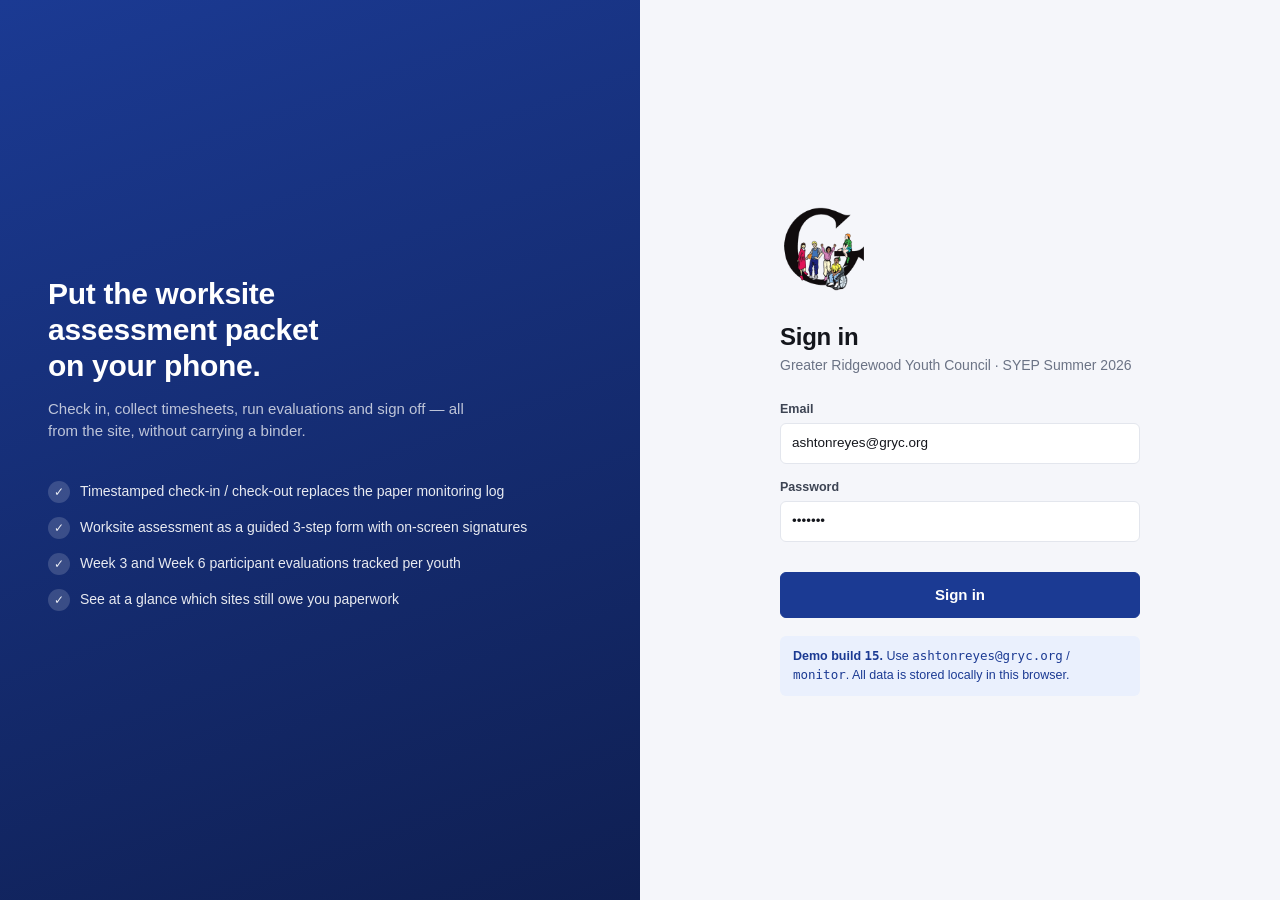
<file: gryc-website/index.html>
<!DOCTYPE html>
<html lang="en">
<head>
<meta charset="utf-8">
<meta name="viewport" content="width=device-width, initial-scale=1">
<title>Sign in · GRYC SYEP Site Monitor Portal</title>
<link rel="icon" href="assets/images/gryc_logo.png">
<link rel="stylesheet" href="assets/styles.css?v=15">
</head>
<body>

<div class="login-page">

  <div class="login-art">
    <h2>Put the worksite<br>assessment packet<br>on your phone.</h2>
    <p>Check in, collect timesheets, run evaluations and sign off — all from the site, without carrying a binder.</p>
    <ul>
      <li><span class="k">✓</span><span>Timestamped check-in / check-out replaces the paper monitoring log</span></li>
      <li><span class="k">✓</span><span>Worksite assessment as a guided 3-step form with on-screen signatures</span></li>
      <li><span class="k">✓</span><span>Week 3 and Week 6 participant evaluations tracked per youth</span></li>
      <li><span class="k">✓</span><span>See at a glance which sites still owe you paperwork</span></li>
    </ul>
  </div>

  <div class="login-form">
    <div class="inner">
      <img class="login-logo" src="assets/images/gryc_logo.png" alt="Greater Ridgewood Youth Council">
      <h1>Sign in</h1>
      <p class="muted mb-3">Greater Ridgewood Youth Council · SYEP Summer 2026</p>

      <form id="loginform" novalidate>
        <div class="field">
          <label for="email">Email</label>
          <input type="email" id="email" autocomplete="username" value="ashtonreyes@gryc.org">
        </div>
        <div class="field">
          <label for="password">Password</label>
          <input type="password" id="password" autocomplete="current-password" value="monitor">
        </div>
        <div id="loginerr" class="err hidden"></div>
        <button type="submit" class="btn primary lg block mt-2">Sign in</button>
      </form>

      <div class="demo-note">
        <strong>Demo build <span class="mono" id="build">?</span>.</strong>
        Use <span class="mono">ashtonreyes@gryc.org</span> / <span class="mono">monitor</span>.
        All data is stored locally in this browser.
      </div>
    </div>
  </div>

</div>

<script src="assets/data.js?v=15"></script>
<script src="assets/app.js?v=15"></script>
<script>
(function () {
  GRYC.$('#build').textContent = GRYC.BUILD;
  if (GRYC.currentUser()) { location.replace('dashboard.html'); return; }

  GRYC.$('#loginform').addEventListener('submit', function (e) {
    e.preventDefault();
    var err = GRYC.$('#loginerr');
    var u = GRYC.login(GRYC.$('#email').value, GRYC.$('#password').value);
    if (!u) {
      err.textContent = 'That email and password combination was not recognized.';
      err.classList.remove('hidden');
      return;
    }
    location.href = 'dashboard.html';
  });
})();
</script>
</body>
</html>
</file>
<file: gryc-website/assets/styles.css>
/* ==========================================================================
   GRYC SYEP Site Monitor Portal — demo stylesheet
   ========================================================================== */

:root {
  --ink:        #14161c;
  --ink-2:      #3d4453;
  --ink-3:      #6b7385;
  --line:       #e3e6ed;
  --line-2:     #eef0f5;
  --bg:         #f5f6fa;
  --panel:      #ffffff;

  /* pulled from the GRYC logo */
  --brand:      #1b3a93;
  --brand-dk:   #142b6e;
  --pink:       #e5007e;
  --yellow:     #ffcc00;
  --green:      #00a651;
  --orange:     #f07d00;

  --ok:         #0e8a4f;
  --ok-bg:      #e6f5ed;
  --warn:       #a86400;
  --warn-bg:    #fdf3e0;
  --bad:        #c02626;
  --bad-bg:     #fdeaea;
  --info-bg:    #eaf0fd;

  --radius:     10px;
  --radius-sm:  6px;
  --shadow:     0 1px 2px rgba(20, 22, 28, .06), 0 4px 12px rgba(20, 22, 28, .05);
  --shadow-lg:  0 10px 40px rgba(20, 22, 28, .18);
  --font:       -apple-system, BlinkMacSystemFont, "Segoe UI", Roboto, Helvetica, Arial, sans-serif;
}

* { box-sizing: border-box; }

html, body { height: 100%; }

body {
  margin: 0;
  font-family: var(--font);
  font-size: 14px;
  line-height: 1.5;
  color: var(--ink);
  background: var(--bg);
  -webkit-font-smoothing: antialiased;
}

h1, h2, h3, h4 { margin: 0; font-weight: 650; letter-spacing: -.01em; }
h1 { font-size: 24px; }
h2 { font-size: 18px; }
h3 { font-size: 15px; }
p  { margin: 0 0 10px; }
a  { color: var(--brand); text-decoration: none; }
a:hover { text-decoration: underline; }

.muted     { color: var(--ink-3); }
.small     { font-size: 12.5px; }
.tiny      { font-size: 11.5px; }
.strong    { font-weight: 650; }
.mono      { font-family: ui-monospace, SFMono-Regular, Menlo, monospace; }
.center    { text-align: center; }
.right     { text-align: right; }
.nowrap    { white-space: nowrap; }
.mt-0 { margin-top: 0; }  .mt-1 { margin-top: 8px; }  .mt-2 { margin-top: 16px; }
.mt-3 { margin-top: 24px; } .mb-0 { margin-bottom: 0; } .mb-1 { margin-bottom: 8px; }
.mb-2 { margin-bottom: 16px; } .mb-3 { margin-bottom: 24px; }
.hidden { display: none !important; }

/* ---------- layout ---------- */

.wrap { max-width: 1180px; margin: 0 auto; padding: 0 24px; }
.page { padding: 28px 0 80px; }

.row  { display: flex; gap: 12px; align-items: center; }
.row.between { justify-content: space-between; }
.row.wrap-row { flex-wrap: wrap; }
.spacer { flex: 1; }

.grid { display: grid; gap: 16px; }
.grid.c2 { grid-template-columns: repeat(2, minmax(0, 1fr)); }
.grid.c3 { grid-template-columns: repeat(3, minmax(0, 1fr)); }
.grid.c4 { grid-template-columns: repeat(4, minmax(0, 1fr)); }
.grid.side { grid-template-columns: minmax(0, 1fr) 320px; align-items: start; }

@media (max-width: 900px) {
  .grid.c3, .grid.c4, .grid.side { grid-template-columns: repeat(2, minmax(0, 1fr)); }
}
@media (max-width: 620px) {
  .wrap { padding: 0 14px; }
  .grid.c2, .grid.c3, .grid.c4, .grid.side { grid-template-columns: minmax(0, 1fr); }
}

/* ---------- app header ---------- */

.appbar {
  background: var(--panel);
  border-bottom: 1px solid var(--line);
  position: sticky; top: 0; z-index: 40;
}
.appbar .wrap { display: flex; align-items: center; gap: 22px; height: 60px; }

.brand { display: flex; align-items: center; gap: 10px; color: var(--ink); }
.brand:hover { text-decoration: none; }
/* The official mark is detailed line art on a transparent square — contain it
   so it is never cropped or stretched at small sizes. */
.brand img { width: 36px; height: 36px; display: block; object-fit: contain; }
.brand-txt { line-height: 1.15; }
.brand-txt b { display: block; font-size: 14.5px; letter-spacing: -.01em; }
.brand-txt span { display: block; font-size: 11px; color: var(--ink-3); }

.nav { display: flex; gap: 4px; margin-left: 8px; }
.nav a {
  padding: 7px 12px; border-radius: var(--radius-sm);
  color: var(--ink-2); font-weight: 550; font-size: 13.5px;
}
.nav a:hover { background: var(--line-2); text-decoration: none; }
.nav a.on { background: var(--info-bg); color: var(--brand); }

.who { display: flex; align-items: center; gap: 10px; margin-left: auto; }

@media (max-width: 780px) {
  .appbar .wrap { gap: 10px; }
  .brand-txt { display: none; }
  .nav { margin-left: 0; }
  .nav a { padding: 7px 9px; }
  .who .badge { display: none; }
  .who .btn { padding: 5px 8px; font-size: 12.5px; }
}
.avatar {
  width: 32px; height: 32px; border-radius: 50%;
  background: var(--brand); color: #fff;
  display: grid; place-items: center;
  font-size: 12px; font-weight: 700; letter-spacing: .02em;
}

/* ---------- cards & panels ---------- */

.card {
  background: var(--panel);
  border: 1px solid var(--line);
  border-radius: var(--radius);
  box-shadow: var(--shadow);
}
.card-h {
  padding: 14px 18px; border-bottom: 1px solid var(--line);
  display: flex; align-items: center; gap: 10px;
}
.card-b { padding: 18px; }
.card-b.tight { padding: 12px 18px; }
.card-f { padding: 12px 18px; border-top: 1px solid var(--line); background: #fafbfd; border-radius: 0 0 var(--radius) var(--radius); }

.stat { padding: 16px 18px; }
.stat .n { font-size: 30px; font-weight: 700; letter-spacing: -.03em; line-height: 1.1; }
.stat .l { font-size: 12.5px; color: var(--ink-3); margin-top: 2px; }
.stat .bar { height: 3px; border-radius: 3px; margin-bottom: 12px; width: 32px; background: var(--brand); }
.stat.pink   .bar { background: var(--pink); }
.stat.green  .bar { background: var(--green); }
.stat.yellow .bar { background: var(--yellow); }

.sec-title {
  font-size: 11.5px; text-transform: uppercase; letter-spacing: .07em;
  color: var(--ink-3); font-weight: 700; margin: 0 0 10px;
}

/* ---------- buttons ---------- */

.btn {
  display: inline-flex; align-items: center; justify-content: center; gap: 7px;
  padding: 8px 14px; border-radius: var(--radius-sm);
  border: 1px solid var(--line); background: var(--panel); color: var(--ink);
  font: inherit; font-size: 13.5px; font-weight: 550; cursor: pointer;
  white-space: nowrap; transition: background .12s, border-color .12s;
}
.btn:hover { background: var(--line-2); text-decoration: none; }
.btn:active { transform: translateY(.5px); }
.btn:disabled { opacity: .45; cursor: not-allowed; }
.btn.primary { background: var(--brand); border-color: var(--brand); color: #fff; }
.btn.primary:hover { background: var(--brand-dk); border-color: var(--brand-dk); }
.btn.danger { color: var(--bad); border-color: #f0c9c9; }
.btn.danger:hover { background: var(--bad-bg); }
.btn.ghost { border-color: transparent; background: transparent; }
.btn.ghost:hover { background: var(--line-2); }
.btn.sm { padding: 5px 10px; font-size: 12.5px; }
.btn.lg { padding: 11px 20px; font-size: 15px; }
.btn.block { width: 100%; }

/* ---------- badges / pills ---------- */

.badge {
  display: inline-flex; align-items: center; gap: 5px;
  padding: 3px 9px; border-radius: 100px;
  font-size: 11.5px; font-weight: 650; letter-spacing: .01em;
  background: var(--line-2); color: var(--ink-2); white-space: nowrap;
}
.badge.ok    { background: var(--ok-bg);   color: var(--ok); }
.badge.warn  { background: var(--warn-bg); color: var(--warn); }
.badge.bad   { background: var(--bad-bg);  color: var(--bad); }
.badge.info  { background: var(--info-bg); color: var(--brand); }
.badge .dot { width: 6px; height: 6px; border-radius: 50%; background: currentColor; }

/* ---------- forms ---------- */

.field { margin-bottom: 14px; }
.field > label,
.lbl {
  display: block; font-size: 12.5px; font-weight: 600;
  color: var(--ink-2); margin-bottom: 5px;
}
.req::after { content: " *"; color: var(--bad); }

input[type=text], input[type=email], input[type=password], input[type=tel],
input[type=date], input[type=time], input[type=number], select, textarea {
  width: 100%; padding: 9px 11px;
  border: 1px solid var(--line); border-radius: var(--radius-sm);
  background: #fff; color: var(--ink);
  font: inherit; font-size: 13.5px;
}
input:focus, select:focus, textarea:focus {
  outline: none; border-color: var(--brand);
  box-shadow: 0 0 0 3px rgba(27, 58, 147, .12);
}
textarea { resize: vertical; min-height: 84px; line-height: 1.55; }
/* Small chevron tucked into the right edge. `padding-right` is what keeps the
   value from running underneath it — any rule that re-sets padding with the
   shorthand has to restore it (see the table-cell override below). */
select {
  appearance: none;
  background-image: url("data:image/svg+xml;utf8,<svg xmlns='http://www.w3.org/2000/svg' viewBox='0 0 12 12'><path d='M3 4.5L6 8l3-3.5' fill='none' stroke='%236b7385' stroke-width='1.6' stroke-linecap='round'/></svg>");
  background-repeat: no-repeat;
  background-position: right 7px center;
  background-size: 9px 9px;
  padding-right: 24px;
}

/* a value the form owns rather than the user — same box, no input affordance */
.readout {
  padding: 9px 11px; border: 1px solid var(--line-2); border-radius: var(--radius-sm);
  background: #fafbfd; color: var(--ink-2); font-size: 13.5px; font-weight: 600;
}

.hint { font-size: 12px; color: var(--ink-3); margin-top: 4px; }
.err  { font-size: 12.5px; color: var(--bad); margin-top: 8px; }

/* checkbox / radio rows */
.check {
  display: flex; gap: 10px; align-items: flex-start;
  padding: 9px 11px; border: 1px solid var(--line); border-radius: var(--radius-sm);
  cursor: pointer; background: #fff; margin-bottom: 7px;
}
.check:hover { background: #fafbfd; }
.check input { margin: 2px 0 0; width: 15px; height: 15px; flex: none; accent-color: var(--brand); }
.check .ct { font-size: 13.5px; line-height: 1.45; }
.check.on { border-color: var(--brand); background: var(--info-bg); }
.check.flag { border-color: #f0c9c9; background: var(--bad-bg); }

.checklist { display: grid; gap: 0; }

.seg { display: inline-flex; border: 1px solid var(--line); border-radius: var(--radius-sm); overflow: hidden; background: #fff; }
.seg label { position: relative; }
.seg input { position: absolute; opacity: 0; pointer-events: none; }
.seg span {
  display: block; padding: 6px 12px; font-size: 12.5px; font-weight: 600;
  color: var(--ink-2); cursor: pointer; border-right: 1px solid var(--line);
}
.seg label:last-child span { border-right: 0; }
.seg input:checked + span { background: var(--brand); color: #fff; }

/* wrapping chip variant — used where there are 4+ options or tight columns */
.rate { display: flex; flex-wrap: wrap; gap: 6px; }
.rate label { position: relative; }
.rate input { position: absolute; opacity: 0; pointer-events: none; }
.rate span {
  display: block; padding: 6px 12px; border: 1px solid var(--line); border-radius: var(--radius-sm);
  background: #fff; font-size: 12.5px; font-weight: 600; color: var(--ink-2);
  cursor: pointer; white-space: nowrap;
}
.rate span:hover { background: var(--line-2); }
.rate input:checked + span { background: var(--brand); border-color: var(--brand); color: #fff; }
.rate input:focus-visible + span { box-shadow: 0 0 0 3px rgba(27, 58, 147, .18); }

/* ---------- tables ---------- */

.tbl-wrap { overflow-x: auto; }
table.tbl { width: 100%; border-collapse: collapse; font-size: 13.5px; }
table.tbl th {
  text-align: left; padding: 10px 14px;
  font-size: 11.5px; text-transform: uppercase; letter-spacing: .05em;
  color: var(--ink-3); font-weight: 700;
  border-bottom: 1px solid var(--line); background: #fafbfd; white-space: nowrap;
}
table.tbl td { padding: 11px 14px; border-bottom: 1px solid var(--line-2); vertical-align: middle; }
table.tbl tr:last-child td { border-bottom: 0; }
table.tbl tbody tr:hover { background: #fafbfd; }
table.tbl td.chk { text-align: center; width: 1%; }
table.tbl input[type=checkbox] { width: 17px; height: 17px; accent-color: var(--green); cursor: pointer; }

.empty { padding: 40px 20px; text-align: center; color: var(--ink-3); }
.empty .big { font-size: 26px; margin-bottom: 6px; }

/* ---------- tabs ---------- */

.tabs { display: flex; gap: 2px; border-bottom: 1px solid var(--line); margin-bottom: 20px; overflow-x: auto; }
.tabs button {
  padding: 10px 14px; border: 0; background: none; cursor: pointer;
  font: inherit; font-size: 13.5px; font-weight: 600; color: var(--ink-3);
  border-bottom: 2px solid transparent; margin-bottom: -1px; white-space: nowrap;
}
.tabs button:hover { color: var(--ink); }
.tabs button.on { color: var(--brand); border-bottom-color: var(--brand); }

/* ---------- site header block ---------- */

.sitehead { display: flex; gap: 16px; align-items: flex-start; margin-bottom: 20px; flex-wrap: wrap; }
.sitehead .icon {
  width: 52px; height: 52px; border-radius: var(--radius); flex: none;
  display: grid; place-items: center; font-size: 22px; background: var(--info-bg);
}

.crumb { font-size: 12.5px; color: var(--ink-3); margin-bottom: 10px; }
.crumb a { color: var(--ink-3); }

/* ---------- site cards on dashboard ---------- */

.sitecard { display: block; color: inherit; transition: border-color .12s, box-shadow .12s; }
.sitecard:hover { text-decoration: none; border-color: #c9d2e8; box-shadow: 0 4px 18px rgba(20,22,28,.09); }
.sitecard .top { display: flex; gap: 12px; align-items: flex-start; }
.sitecard .icon {
  width: 40px; height: 40px; border-radius: 9px; flex: none;
  display: grid; place-items: center; font-size: 18px; background: var(--info-bg);
}
.meter { height: 6px; border-radius: 6px; background: var(--line-2); overflow: hidden; }
.meter > i { display: block; height: 100%; background: var(--green); border-radius: 6px; }

/* ---------- week strip ---------- */

.weeks { display: grid; grid-template-columns: repeat(6, 1fr); gap: 8px; }
@media (max-width: 760px) { .weeks { grid-template-columns: repeat(3, 1fr); } }
.wk {
  border: 1px solid var(--line); border-radius: var(--radius-sm);
  padding: 10px; text-align: center; background: #fff; cursor: pointer;
}
.wk:hover { border-color: #c9d2e8; }
.wk.on { border-color: var(--brand); background: var(--info-bg); box-shadow: 0 0 0 1px var(--brand) inset; }
.wk .n { font-weight: 700; font-size: 13px; }
.wk .d { font-size: 11px; color: var(--ink-3); }
.wk .s { margin-top: 6px; font-size: 10.5px; font-weight: 700; letter-spacing: .03em; text-transform: uppercase; }
.wk.cur { box-shadow: 0 0 0 1px var(--yellow) inset; border-color: var(--yellow); }

/* ---------- wizard ---------- */

.steps { display: flex; gap: 0; margin-bottom: 24px; }
.steps .st { flex: 1; text-align: center; position: relative; padding-top: 30px; }
.steps .st::before {
  content: ""; position: absolute; top: 11px; left: 0; right: 0; height: 2px; background: var(--line);
}
.steps .st:first-child::before { left: 50%; }
.steps .st:last-child::before  { right: 50%; }
.steps .st .num {
  position: absolute; top: 0; left: 50%; transform: translateX(-50%);
  width: 24px; height: 24px; border-radius: 50%; background: #fff;
  border: 2px solid var(--line); color: var(--ink-3);
  display: grid; place-items: center; font-size: 11.5px; font-weight: 700;
}
.steps .st .lb { font-size: 12.5px; color: var(--ink-3); font-weight: 600; }
.steps .st.on .num   { border-color: var(--brand); background: var(--brand); color: #fff; }
.steps .st.on .lb    { color: var(--brand); }
.steps .st.done .num { border-color: var(--green); background: var(--green); color: #fff; }
.steps .st.done .lb  { color: var(--ink-2); }

/* ---------- signature ---------- */

.sigbox { border: 1px dashed var(--line); border-radius: var(--radius-sm); background: #fff; position: relative; }
.sigbox canvas { display: block; width: 100%; height: 130px; touch-action: none; cursor: crosshair; border-radius: var(--radius-sm); }
.sigbox .ph {
  position: absolute; inset: 0; display: grid; place-items: center;
  color: #b9bfcd; font-size: 12.5px; pointer-events: none;
}
.sigbox.signed .ph { display: none; }
.sigline { display: flex; justify-content: space-between; align-items: center; margin-top: 6px; }

/* ---------- modal ---------- */

.modal-bg {
  position: fixed; inset: 0; background: rgba(20, 22, 28, .45);
  display: grid; place-items: center; z-index: 100; padding: 20px;
}
.modal {
  background: #fff; border-radius: 12px; box-shadow: var(--shadow-lg);
  width: 100%; max-width: 560px; max-height: 88vh; overflow: auto;
}
.modal.wide { max-width: 880px; }
.modal-h { padding: 16px 20px; border-bottom: 1px solid var(--line); display: flex; align-items: center; }
.modal-b { padding: 20px; }
.modal-f { padding: 14px 20px; border-top: 1px solid var(--line); display: flex; gap: 8px; justify-content: flex-end; background: #fafbfd; }

/* ---------- toast ---------- */

#toasts { position: fixed; right: 20px; bottom: 20px; z-index: 200; display: flex; flex-direction: column; gap: 8px; }
.toast {
  background: var(--ink); color: #fff; padding: 11px 16px; border-radius: 8px;
  font-size: 13.5px; box-shadow: var(--shadow-lg); animation: pop .18s ease-out;
  max-width: 340px;
}
.toast.ok  { background: #0e6b41; }
.toast.bad { background: #a11f1f; }
@keyframes pop { from { opacity: 0; transform: translateY(8px); } }

/* ---------- login ---------- */

.login-page {
  min-height: 100%; display: grid; grid-template-columns: 1fr 1fr;
}
@media (max-width: 860px) { .login-page { grid-template-columns: 1fr; } .login-art { display: none; } }

.login-art {
  background: linear-gradient(160deg, var(--brand) 0%, #0f1f52 100%);
  color: #fff; padding: 56px 48px; display: flex; flex-direction: column; justify-content: center;
}
.login-art h2 { font-size: 30px; line-height: 1.2; margin-bottom: 14px; }
.login-art p { color: rgba(255,255,255,.72); font-size: 15px; max-width: 420px; }
.login-art ul { list-style: none; padding: 0; margin: 28px 0 0; }
.login-art li { display: flex; gap: 10px; align-items: flex-start; margin-bottom: 14px; color: rgba(255,255,255,.9); font-size: 14px; }
.login-art li .k { width: 22px; height: 22px; border-radius: 50%; background: rgba(255,255,255,.16); display: grid; place-items: center; flex: none; font-size: 12px; }
.login-form { display: grid; place-items: center; padding: 40px 24px; }
.login-form .inner { width: 100%; max-width: 360px; }
.login-logo { width: 88px; height: 88px; margin-bottom: 20px; object-fit: contain; }
.demo-note { background: var(--info-bg); border-radius: var(--radius-sm); padding: 11px 13px; font-size: 12.5px; color: var(--brand); margin-top: 18px; }

/* ---------- misc controls ---------- */

select.timesel { min-width: 108px; }

.inline-search {
  width: 200px; padding: 5px 10px; font-size: 12.5px;
  border: 1px solid var(--line); border-radius: var(--radius-sm); background: #fff;
}
@media (max-width: 620px) { .inline-search { width: 100%; } }

.check.dim { opacity: .6; }
.check em { font-style: italic; color: var(--ink-3); }

/* roster rows for participants who are no longer active */
table.tbl tr.row-off td { opacity: .55; }
table.tbl tr.row-off td.strong { opacity: 1; }

/* The roster is wide, and PS 106 is long — scroll it in its own box so the
   header can stick to the top of that box. `overflow-x: auto` alone already
   makes .tbl-wrap a scroll container, so the offset must be 0: anything else
   pushes the header down over the first row (invisible on a 1-row roster). */
table.tbl.roster { min-width: 900px; }
.tbl-wrap.roster-wrap { max-height: 68vh; overflow-y: auto; }
table.tbl.roster th { position: sticky; top: 0; z-index: 2; }
table.tbl td input[type=text],
table.tbl td input[type=tel],
table.tbl td input[type=number],
table.tbl td select { padding: 5px 8px; font-size: 12.5px; }
/* Must follow the shorthand above — it puts back the room for the chevron. */
table.tbl td select { padding-right: 20px; background-position: right 5px center; background-size: 8px 8px; }

/* Participant import — a box per roster column rather than one typed string. */
table.tbl.entry { min-width: 760px; }
table.tbl.entry th { padding: 8px; }
table.tbl.entry td { padding: 6px 8px; }
table.tbl.entry td input, table.tbl.entry td select { width: 100%; }
table.tbl.entry td input.miss { border-color: var(--bad); background: #fff6f6; }
table.tbl.entry td:last-child { width: 1%; }

/* Age is two digits, but the spinner buttons Chrome adds eat most of a narrow
   cell — drop them and the number is legible again. */
table.tbl.entry td input[type=number] { appearance: textfield; -moz-appearance: textfield; }
table.tbl.entry td input[type=number]::-webkit-outer-spin-button,
table.tbl.entry td input[type=number]::-webkit-inner-spin-button { -webkit-appearance: none; margin: 0; }
table.tbl.entry th:nth-child(7), table.tbl.entry td:nth-child(7) { min-width: 64px; }

/* ---------- wizard step strip (up to 8 steps) ---------- */

.steps { overflow-x: auto; padding-bottom: 4px; }
.steps .st { min-width: 92px; cursor: pointer; }
.steps .st .lb { padding: 0 4px; }
.steps .st .pg { display: block; font-size: 10px; font-weight: 500; color: var(--ink-3); opacity: .8; }
@media (max-width: 700px) {
  .steps .st { min-width: 76px; }
  .steps .st .lb { font-size: 11px; }
}

/* ---------- form-faithful checkboxes ---------- */

.fbox {
  display: inline-grid; place-items: center;
  width: 13px; height: 13px; flex: none;
  border: 1px solid var(--ink); border-radius: 2px;
  font-size: 10px; line-height: 1; font-weight: 700; color: var(--ink);
  vertical-align: -2px; background: #fff;
}
.fbox.on { background: #fff; }
.fbox-row { display: inline-flex; gap: 7px; align-items: flex-start; line-height: 1.4; }
.fbox-row em { font-style: italic; }

.fchecks { display: grid; grid-template-columns: repeat(3, minmax(0, 1fr)); gap: 8px 18px; padding: 10px 0; }
.fchecks.two { grid-template-columns: repeat(2, minmax(0, 1fr)); }
@media (max-width: 760px) { .fchecks, .fchecks.two { grid-template-columns: minmax(0, 1fr); } }

/* ---------- printed packet ---------- */

.formdoc { font-size: 12.5px; color: #000; }

.fpage {
  background: #fff; border: 1px solid var(--line); border-radius: var(--radius);
  padding: 22px 26px 26px; margin-bottom: 20px; box-shadow: var(--shadow);
}
.fpage-h { display: flex; align-items: flex-start; gap: 16px; border-bottom: 1px solid #000; padding-bottom: 10px; }
.fpage-brand b { color: #d5001c; font-weight: 800; font-size: 17px; letter-spacing: -.02em; display: block; }
.fpage-brand span { display: block; font-size: 8.5px; font-weight: 700; color: #1b3a93; max-width: 110px; line-height: 1.15; }
.fpage-t { flex: 1; text-align: center; }
.fpage-t b { display: block; font-size: 15px; }
.fpage-t span { display: block; font-size: 15px; font-weight: 650; }
.fpage-n { font-size: 10.5px; color: var(--ink-3); white-space: nowrap; }

.fbar {
  background: #cfcfcf; text-align: center; font-weight: 700; font-size: 12.5px;
  padding: 3px 8px; margin: 14px 0 8px;
}
.fnote { border: 1px solid #999; background: #ededed; padding: 6px 8px; font-size: 11px; margin: 10px 0; }
.fline { padding: 4px 0; line-height: 1.55; }
.fline.small { font-size: 11.5px; }

.fgrid { display: grid; grid-template-columns: repeat(3, minmax(0, 1fr)); gap: 4px 16px; margin: 8px 0; }
.fgrid .frow.wide { grid-column: 1 / -1; }
@media (max-width: 700px) { .fgrid { grid-template-columns: minmax(0, 1fr); } }

.frow { display: flex; gap: 8px; align-items: baseline; padding: 3px 0; }
.frow .fl { font-weight: 650; white-space: nowrap; font-size: 11.5px; }
.frow .fv { flex: 1; border-bottom: 1px solid #000; min-height: 17px; padding: 0 2px; }

table.fgridtbl, table.fqtbl { width: 100%; border-collapse: collapse; margin: 8px 0; font-size: 11.5px; }
table.fgridtbl th, table.fgridtbl td { border: 1px solid #000; padding: 4px 6px; text-align: left; }
table.fgridtbl th { background: #d9d9d9; font-weight: 700; font-size: 11px; }
table.fgridtbl td { height: 20px; }
table.fgridtbl td.center, table.fgridtbl th.center { text-align: center; }

table.fqtbl td { padding: 4px 6px; border-bottom: 1px solid #e3e3e3; vertical-align: top; }
table.fqtbl td.n { width: 22px; color: var(--ink-3); }
table.fqtbl td.a { width: 74px; text-align: center; font-weight: 700; white-space: nowrap; }
table.fqtbl td.a.flag { color: var(--bad); }
table.fqtbl u { text-decoration: underline; }

.fwrite { border: 1px solid #000; min-height: 64px; padding: 8px; margin: 8px 0; white-space: pre-wrap; }
.fwrite.tall { min-height: 180px; }

.fsigs { display: grid; grid-template-columns: 2fr 1fr; gap: 24px; margin: 16px 0 10px; }
.fsigs.three { grid-template-columns: 2fr 1fr 1fr; }
@media (max-width: 620px) { .fsigs, .fsigs.three { grid-template-columns: minmax(0, 1fr); } }
.fsig { border-bottom: 1px solid #000; min-height: 34px; display: flex; align-items: flex-end; padding-bottom: 2px; }
.fsl { font-size: 10.5px; font-weight: 700; margin-top: 3px; display: block; }

.fivw { border-top: 1px solid #000; margin-top: 16px; padding-top: 10px; }
.fivw:first-of-type { border-top: 0; }

/* ---------- mileage form ---------- */

table.tbl.mileage td, table.tbl.mileage th { border: 1px solid var(--line); }
table.tbl.mileage tr.blankrow td { height: 30px; }
table.tbl.mileage tr.blankrow:hover { background: transparent; }
table.tbl.mileage tr.totalrow td { background: #fafbfd; border-top: 2px solid var(--ink-3); }

.sigfoot { border-top: 1px solid var(--line); }
.sigrow { display: flex; gap: 8px; align-items: baseline; padding: 10px 0 2px; }
.sigrow .fsl { white-space: nowrap; margin: 0; }
.sigrow .fv { flex: 1; border-bottom: 1px solid var(--ink); min-height: 20px; }

/* ---------- roster / timesheet extras ---------- */

.badge.soft { background: #eceef4; color: var(--ink-3); font-weight: 600; }
.th-chip { margin-top: 4px; font-weight: 500; text-transform: none; letter-spacing: 0; }

/* a document that can be ticked but is not due until a later week */
table.tbl td.chk.early input[type=checkbox] { accent-color: var(--ink-3); opacity: .8; }
table.tbl td.chk.early { background: #fafbfd; }

table.tbl tr.row-on td { background: var(--ok-bg); }
table.tbl tr.row-on:hover td { background: #dcf0e6; }

.note-dot { color: var(--warn); font-size: 10px; vertical-align: 2px; cursor: help; }

.tbl-wrap.scroll-y { max-height: 460px; overflow-y: auto; }
.tbl-wrap.scroll-y thead th { position: sticky; top: 0; z-index: 2; }

.callout {
  background: var(--warn-bg); border-left: 3px solid var(--warn);
  border-radius: var(--radius-sm); padding: 10px 12px; font-size: 12.5px; color: var(--ink-2);
}

/* A document that submitting a form ticks off, rather than a bare tick box.
   Sized so the button does not make the roster row any taller than a box. */
table.tbl td.chk .btn.sm { padding: 3px 9px; font-size: 11.5px; }

/* Two columns of "this carries / this does not", on the assessment defaults
   dialog. The mark is the whole point, so it is not a bullet. */
ul.tick, ul.cross { list-style: none; margin: 0; padding: 0; font-size: 12.5px; }
ul.tick li, ul.cross li {
  position: relative; padding: 3px 0 3px 20px; line-height: 1.45; color: var(--ink-2);
}
ul.tick li::before,
ul.cross li::before { position: absolute; left: 0; font-weight: 700; }
ul.tick li::before  { content: "✓"; color: var(--ok); }
ul.cross li::before { content: "✕"; color: var(--ink-3); }

/* ---------- notes & reminders ---------- */

.noteadd { display: flex; gap: 8px; }
.noteadd input { flex: 1; }

.notelist { list-style: none; margin: 0; padding: 0; border-top: 1px solid var(--line); }
.notelist li {
  display: flex; align-items: flex-start; gap: 10px;
  padding: 11px 18px; border-bottom: 1px solid var(--line-2);
}
.notelist li:last-child { border-bottom: 0; }
.notelist li:hover { background: #fafbfd; }
.notelist li input[type=checkbox] { margin-top: 2px; width: 16px; height: 16px; flex: none; accent-color: var(--green); }
.notelist li .nt { flex: 1; font-size: 13.5px; line-height: 1.5; }
.notelist li .when { flex: none; white-space: nowrap; padding-top: 2px; }
.notelist li.done .nt { text-decoration: line-through; color: var(--ink-3); }
.notelist li.pinned { background: #fffdf4; }
.notelist li.pinned:hover { background: #fffaea; }
.notelist li [data-notepin] { padding: 2px 6px; font-size: 14px; line-height: 1; }

/* ---------- signed forms: W-9 and I-9 ---------- */

.formwrap { max-width: 920px; margin: 0 auto; }

/* the list on the dashboard */
.formlist { list-style: none; margin: 0; padding: 0; }
.formlist li a {
  display: flex; align-items: center; gap: 12px;
  padding: 11px 18px; border-bottom: 1px solid var(--line-2); color: inherit;
}
.formlist li:last-child a { border-bottom: 0; }
.formlist li a:hover { background: #fafbfd; text-decoration: none; }
.formlist .fic {
  flex: none; width: 38px; height: 38px; border-radius: 8px;
  display: grid; place-items: center; background: var(--info-bg); color: var(--brand);
  font-size: 10.5px; font-weight: 800; letter-spacing: .02em;
}
.formlist .fwho { flex: 1; min-width: 0; }
.formlist .fwho b { display: block; font-size: 13.5px; font-weight: 650; }
.formlist .fwho span { display: block; overflow: hidden; text-overflow: ellipsis; white-space: nowrap; }
.formlist .fst { display: flex; gap: 6px; flex-wrap: wrap; justify-content: flex-end; }
@media (max-width: 620px) {
  .formlist li a { flex-wrap: wrap; }
  .formlist .fst { width: 100%; justify-content: flex-start; padding-left: 50px; }
}

/* A page of the actual form, box for box. The form's own labels in black,
   the answers in a typewriter face so they read as filled in. */
.paper {
  background: #fff; color: #000; border: 1px solid var(--line); border-radius: var(--radius);
  box-shadow: var(--shadow); padding: 20px 22px 14px; font-size: 11px; line-height: 1.35;
}
.paper b { font-weight: 700; }
.paper .lab { font-size: 10.5px; }
.paper .val,
.paper .w9-code, .paper .w9-fill, .paper .w9-applied, .paper .i9-fill, .paper .tin i, .w9-sign .sd .sv {
  font-family: "Courier New", ui-monospace, monospace; font-weight: 600; color: var(--brand-dk);
}
.paper .val { overflow-wrap: anywhere; }

/* SSN / TIN digit boxes. Masked unless revealed — print shows the full
   number (below) unless the copy is marked keep-mask. */
.paper .tin { display: flex; align-items: center; gap: 3px; margin-top: 4px; }
.paper .tin .g { display: inline-flex; border: 1px solid #000; }
.paper .tin i {
  width: 20px; height: 24px; display: grid; place-items: center;
  font-style: normal; font-size: 14px; line-height: 1; border-right: 1px solid #000;
}
.paper .tin i:last-child { border-right: 0; }
.paper .tin .dash { font-weight: 700; }
.paper .tin-full { display: none; }
.paper.reveal .tin-full { display: flex; }
.paper.reveal .tin-mask { display: none; }

/* ---------- Form W-9 ---------- */

.w9doc .lab .ln { display: inline-block; min-width: 20px; font-weight: 700; }
.w9doc .val { min-height: 21px; padding: 2px 4px 0 20px; font-size: 14px; }

.w9-head { display: grid; grid-template-columns: 150px minmax(0, 1fr) 150px; border-bottom: 2px solid #000; }
.w9-id { border-right: 1px solid #000; padding: 0 10px 6px 0; }
.w9-id .f { font-size: 10px; }
.w9-id .n { font-size: 28px; font-weight: 800; letter-spacing: -.02em; line-height: 1; }
.w9-id .r { display: block; font-size: 10px; margin-top: 2px; }
.w9-id .d { display: block; font-size: 9.5px; margin-top: 5px; }
.w9-title { text-align: center; padding: 2px 12px 6px; }
.w9-title b { display: block; font-size: 16px; line-height: 1.2; margin-bottom: 5px; }
.w9-title span { font-size: 10px; }
.w9-give { border-left: 1px solid #000; padding: 4px 0 6px 10px; font-weight: 700; font-size: 11px; }
.w9-begin { padding: 4px 0; border-bottom: 1px solid #000; font-size: 10.5px; }

.w9-body { display: grid; grid-template-columns: 22px minmax(0, 1fr); border-bottom: 1px solid #000; }
.w9-rail {
  writing-mode: vertical-rl; transform: rotate(180deg); text-align: center;
  border-left: 1px solid #000; padding: 6px 3px; font-size: 9.5px;
}
.w9-lines > * + * { border-top: 1px solid #000; }
.w9-l { padding: 3px 0 3px 6px; }

.w9-mid { display: grid; grid-template-columns: minmax(0, 1fr) 200px; }
.w9-3 { padding: 3px 8px 5px 6px; }
.w9-cbs { display: flex; flex-wrap: wrap; gap: 4px 18px; padding: 6px 0 2px 20px; }
.w9-cb { display: inline-flex; align-items: center; gap: 5px; }
.w9-cbline { display: flex; flex-wrap: wrap; align-items: center; gap: 5px; padding: 4px 0 0 20px; }
.w9doc .w9-code {
  display: inline-block; min-width: 26px; min-height: 17px; padding: 0 5px;
  border-bottom: 1px solid #000; text-align: center; font-size: 13px;
}
.w9doc .w9-fill { flex: 1; min-width: 120px; min-height: 17px; border-bottom: 1px solid #000; padding: 0 4px; font-size: 13px; }
.w9-note { padding: 4px 0 2px 20px; font-size: 10px; }
.w9-3b { display: flex; gap: 10px; align-items: flex-end; border-top: 1px solid #000; margin-top: 6px; padding-top: 4px; }
.w9-3b .lab { flex: 1; }
.w9-4 { border-left: 1px solid #000; padding: 3px 6px 5px 8px; }
.w9-ex { padding-top: 7px; font-size: 10.5px; }

.w9-addr { display: grid; grid-template-columns: minmax(0, 1fr) 250px; }
.w9-56 > .w9-l + .w9-l { border-top: 1px solid #000; }
.w9-req { border-left: 1px solid #000; padding: 3px 6px; }
.w9doc .w9-req .val { padding-left: 4px; font-size: 12.5px; }

.w9-part { display: flex; align-items: center; gap: 12px; border-bottom: 1px solid #000; }
.w9-part .pn { background: #000; color: #fff; font-weight: 700; padding: 2px 10px; font-size: 11.5px; }
.w9-part b { font-size: 12.5px; }

.w9-p1 { display: grid; grid-template-columns: minmax(0, 1fr) 260px; gap: 16px; padding: 6px 0 8px; border-bottom: 1px solid #000; }
.w9-p1t p { margin: 6px 0 0; }
.w9-tinbox { border: 1px solid #000; padding: 3px 7px 7px; }
.w9-tinbox .tl { font-weight: 700; font-size: 10.5px; }
.w9-or { font-weight: 700; padding: 3px 0 3px 8px; }
.w9doc .w9-applied { display: inline-block; margin-top: 4px; border: 1px solid #000; padding: 3px 10px; font-size: 14px; }

.w9-p2 { padding: 5px 0 6px; }
.w9-ci { margin: 0 0 3px; }
ol.w9-certs { list-style: none; margin: 0; padding: 0; }
ol.w9-certs li { padding: 1px 0; }
ol.w9-certs li.x { text-decoration: line-through; text-decoration-thickness: 1.5px; }
.w9-cinst { margin: 5px 0 0; }

.w9-sign { display: grid; grid-template-columns: 64px minmax(0, 1fr) 190px; border-top: 2px solid #000; border-bottom: 2px solid #000; }
.w9-sign .sh { font-weight: 800; font-size: 15px; line-height: 1.1; padding: 6px 8px 6px 0; border-right: 1px solid #000; display: flex; align-items: center; }
.w9-sign .sg, .w9-sign .sd { display: flex; align-items: flex-end; gap: 10px; padding: 4px 8px; min-height: 58px; }
.w9-sign .sl { font-weight: 700; font-size: 10.5px; white-space: nowrap; }
.w9-sign .sv { flex: 1; min-width: 0; display: flex; align-items: flex-end; min-height: 32px; border-bottom: 1px solid #000; }
.w9-sign .sv img { max-height: 50px !important; max-width: 100%; }
.w9-sign .sd .sv { font-size: 13px; }
.w9-foot { display: flex; justify-content: space-between; font-size: 10px; padding-top: 3px; }

/* Phones get the form one column wide. `screen` keeps a narrow printed
   page on the paper layout. */
@media screen and (max-width: 700px) {
  .paper { padding: 14px 12px 12px; }
  .w9-head, .w9-body, .w9-mid, .w9-addr, .w9-p1, .w9-sign { grid-template-columns: minmax(0, 1fr); }
  .w9-id { border-right: 0; padding-right: 0; }
  .w9-title { text-align: left; padding: 6px 0; border-top: 1px solid #000; }
  .w9-give { border-left: 0; border-top: 1px solid #000; padding-left: 0; }
  .w9-rail { display: none; }
  .w9-4, .w9-req { border-left: 0; border-top: 1px solid #000; }
  .w9-sign .sh { border-right: 0; border-bottom: 1px solid #000; }
  /* let the LLC / Other labels wrap beside their box, not under it */
  .w9-cbline { display: block; }
  .w9doc .w9-fill { display: inline-block; min-width: 150px; }
}

/* Part II on the signing step, set as an excerpt of the form. */
.attest {
  border: 1px solid var(--line); border-radius: var(--radius-sm); background: #fafbfd;
  padding: 12px 14px; margin: 12px 0; font-size: 12.5px; line-height: 1.55;
}
.attest .w9-ci { font-weight: 700; }
.attest ol.w9-certs li { padding: 2px 0; }
.attest ol.w9-certs li.x { color: var(--ink-3); }
.inform { background: var(--info-bg); border-radius: var(--radius-sm); padding: 10px 12px; font-size: 13px; }
.grid.signpair { grid-template-columns: minmax(0, 1fr) 170px; align-items: start; }
@media (max-width: 620px) { .grid.signpair { grid-template-columns: minmax(0, 1fr); } }
details.define { margin-top: 10px; font-size: 12.5px; }
details.define summary { cursor: pointer; color: var(--brand); font-weight: 600; }
details.define ul { margin: 0 0 6px; padding-left: 18px; }

.hashbox {
  word-break: break-all; margin-top: 2px; padding: 7px 9px;
  background: #fafbfd; border: 1px solid var(--line-2); border-radius: var(--radius-sm);
}
.card-h.loghead { border-top: 1px solid var(--line); }

/* One sheet of letter paper per page of a form — set smaller than on
   screen so everything a page holds stays on it. */
@media print {
  .formwrap { max-width: none; }
  .paper { border: 0; border-radius: 0; box-shadow: none; padding: 0; font-size: 9.5px; line-height: 1.3; }
  .paper .val, .paper .w9-code, .paper .w9-fill, .paper .w9-applied, .paper .i9-fill,
  .paper .tin i, .w9-sign .sd .sv { color: #000; }
  .paper .tin i { width: 18px; height: 20px; font-size: 12.5px; }
  .paper:not(.keep-mask) .tin-full { display: flex !important; }
  .paper:not(.keep-mask) .tin-mask { display: none !important; }

  .w9doc .lab, .w9-begin, .w9-ex, .w9-give, .w9-sign .sl { font-size: 9.5px; }
  .w9-note, .w9-rail, .w9-title span, .w9-id .r, .w9-id .d { font-size: 8.5px; }
  .w9-title b { font-size: 14.5px; }
  .w9-id .n { font-size: 25px; }
  .w9doc .val { font-size: 12.5px; min-height: 17px; }
  .w9-sign .sg, .w9-sign .sd { min-height: 44px; }
  .w9-sign .sv img { max-height: 40px !important; }
  .w9-sign { break-inside: avoid; }
  .w9-part .pn { -webkit-print-color-adjust: exact; print-color-adjust: exact; }
}

/* ---------- Form I-9 ---------- */

.i9doc .lab { font-size: 9.5px; line-height: 1.25; }
.i9doc .val { min-height: 18px; padding-top: 1px; font-size: 13px; }

.i9-head {
  display: grid; grid-template-columns: minmax(0, 1fr) auto 150px; align-items: end; gap: 12px;
  border-bottom: 2px solid #000; padding-bottom: 6px;
}
.i9-t b { display: block; font-size: 16px; line-height: 1.2; }
.i9-t span { display: block; font-size: 10px; }
.i9-id { text-align: center; line-height: 1.1; }
.i9-id .ag { display: block; font-weight: 800; font-size: 11px; letter-spacing: .1em; }
.i9-id .n { display: block; font-size: 21px; font-weight: 800; letter-spacing: -.01em; }
.i9-omb { text-align: right; font-size: 9.5px; }
.i9-notice { font-size: 9.5px; padding: 4px 0; border-bottom: 1px solid #000; }
.i9-bar {
  background: #e8e8e8; border: 1px solid #000; padding: 3px 6px; font-size: 10px; margin-top: 8px;
  -webkit-print-color-adjust: exact; print-color-adjust: exact;
}

/* Rows of boxes: a 1px gap over a black ground draws every rule between them. */
.i9-row, .i9-docs { display: grid; gap: 1px; background: #000; border: 1px solid #000; border-top: 0; }
.i9-row > .c, .i9-docs > .c { background: #fff; padding: 2px 6px 3px; min-width: 0; }
.i9-row.r-name   { grid-template-columns: 1.3fr 1.3fr .7fr 1.3fr; }
.i9-row.r-addr   { grid-template-columns: 2fr .8fr 1.3fr .5fr .8fr; }
.i9-row.r-dob    { grid-template-columns: 1fr 1.25fr 1.5fr 1fr; }
.i9-row.r-attest { grid-template-columns: 165px minmax(0, 1fr); }
.i9-row.r-sig    { grid-template-columns: minmax(0, 1fr) 170px; }
.i9-row.r-first  { grid-template-columns: minmax(0, 1fr); }
.i9-row.r-rep    { grid-template-columns: 1.5fr 1.5fr 150px; }
.i9-row.r-emp    { grid-template-columns: 1fr 1.6fr; }
.i9-row.r-name3  { grid-template-columns: 1.2fr 1.2fr .8fr; }
.i9-row.r-addr4  { grid-template-columns: 2fr 1.2fr .5fr .8fr; }
.i9-cert + .i9-row { border-top: 1px solid #000; }

.i9-aware { font-size: 9.5px; font-weight: 700; line-height: 1.35; }
.i9-st { display: flex; flex-wrap: wrap; align-items: center; gap: 5px; padding: 2px 0; font-size: 10.5px; }
.paper .i9-fill {
  display: inline-block; min-width: 110px; min-height: 16px; padding: 0 4px;
  border-bottom: 1px solid #000; font-size: 12.5px;
}
.i9-alien { margin-top: 4px; padding-top: 3px; border-top: 1px dashed #000; }
.i9-alien-g { display: grid; grid-template-columns: 1fr auto 1fr auto 1.4fr; align-items: end; gap: 6px; }
.i9-alien-g .c { padding: 0; }
.i9-alien-g .val { border-bottom: 1px solid #000; }
.i9-alien-g .j, .i9-docs .j { font-weight: 800; font-size: 9.5px; }
.i9doc .sv { min-height: 30px; display: flex; align-items: flex-end; }
.i9doc .sv img { max-height: 40px !important; max-width: 100%; }
.i9-minorsig { font: 700 13px "Courier New", ui-monospace, monospace; color: var(--brand-dk); }
.i9-small { font-size: 9.5px; padding: 3px 0 0; }

.i9-docs { grid-template-columns: 150px repeat(3, minmax(0, 1fr)); }
.i9-docs > .hd { font-weight: 800; text-align: center; background: #e8e8e8; -webkit-print-color-adjust: exact; print-color-adjust: exact; }
.i9-docs > .rl { font-size: 9.5px; font-weight: 600; background: #f6f6f6; }
.i9-docs .val { font-size: 12px; }
.i9-add { grid-column: 3 / 5; grid-row: span 8; display: flex; flex-direction: column; }
.i9-add .val { flex: 1; white-space: pre-wrap; }
.i9-alt { display: flex; gap: 6px; align-items: flex-start; font-size: 9.5px; padding-top: 4px; }
.i9-cert { font-size: 9.5px; padding: 4px 0; }
.i9-row.r-first .lab { font-size: 10px; font-weight: 700; }
.i9-row.r-first .val { display: inline; }
.i9-foot { display: flex; justify-content: space-between; gap: 12px; font-size: 9.5px; padding-top: 4px; }

@media screen and (max-width: 700px) {
  .i9-head { grid-template-columns: minmax(0, 1fr) auto; }
  .i9-omb { grid-column: 1 / -1; text-align: left; }
  .i9-row { grid-template-columns: minmax(0, 1fr) !important; }
  .i9-alien-g { grid-template-columns: minmax(0, 1fr); }
  /* the document grid keeps its columns and scrolls in its own box */
  .i9-docwrap { overflow-x: auto; }
  .i9-docs { min-width: 560px; }
}

/* the wizard around it */
.callout.info { background: var(--info-bg); border-left-color: var(--brand); }
.steps .st.locked { cursor: default; }
.steps .st.locked:not(.done) { opacity: .5; }
.docslot {
  border: 1px solid var(--line-2); border-radius: var(--radius-sm); background: #fafbfd;
  padding: 10px 12px 12px; margin-bottom: 10px;
}
.docslot > .lbl { margin-bottom: 8px; }
.i9lists ol, .i9lists ul { margin: 0; padding-left: 18px; }
.i9lists li { font-size: 12.5px; line-height: 1.45; margin-bottom: 5px; }
.i9lists h3 { font-size: 13px; }

/* The employee's printed confirmation only exists while it is printing. */
#confirm { display: none; }
.confirm-box { border: 1px solid #000; padding: 12px 14px; margin-top: 14px; font-size: 12px; }
.confirm-box h2 { font-size: 15px; margin-bottom: 6px; }

@media print {
  .i9doc .lab, .i9-notice, .i9-small, .i9-cert, .i9-aware, .i9-alt, .i9-foot, .i9-docs > .rl { font-size: 8.5px; }
  .i9-st { font-size: 9.5px; }
  .i9doc .val { font-size: 11.5px; min-height: 15px; }
  .i9-docs .val { font-size: 11px; }
  .i9-t b { font-size: 14px; }
  .i9-id .n { font-size: 19px; }
  .i9-bar { font-size: 9px; }
  .i9doc .sv { min-height: 26px; }
  .i9doc .sv img { max-height: 32px !important; }
  body.print-confirm #root, body.print-confirm .crumb { display: none !important; }
  body.print-confirm #confirm { display: block !important; }
  .confirm-box { break-inside: avoid; }
}

/* ---------- print ---------- */

@media print {
  body { background: #fff; }
  .appbar, .no-print, .tabs, #toasts, .steps { display: none !important; }
  .page { padding: 0; }
  .wrap { max-width: none; padding: 0; }
  .card { box-shadow: none; border-color: #ccc; break-inside: avoid; }
  .print-break { break-before: page; }
  a { color: #000; }

  table.tbl.roster th { position: static; }
  .tbl-wrap { overflow: visible; }

  /* one packet page per sheet of paper */
  .fpage {
    border: 0; border-radius: 0; box-shadow: none;
    padding: 0 0 8px; margin: 0 0 10px;
    break-after: page; break-inside: avoid;
  }
  .fpage:last-child { break-after: auto; }
  .fbar { background: #cfcfcf !important; -webkit-print-color-adjust: exact; print-color-adjust: exact; }
  table.fgridtbl th { background: #d9d9d9 !important; -webkit-print-color-adjust: exact; print-color-adjust: exact; }
  .fnote { background: #ededed !important; -webkit-print-color-adjust: exact; print-color-adjust: exact; }
}
</file>
